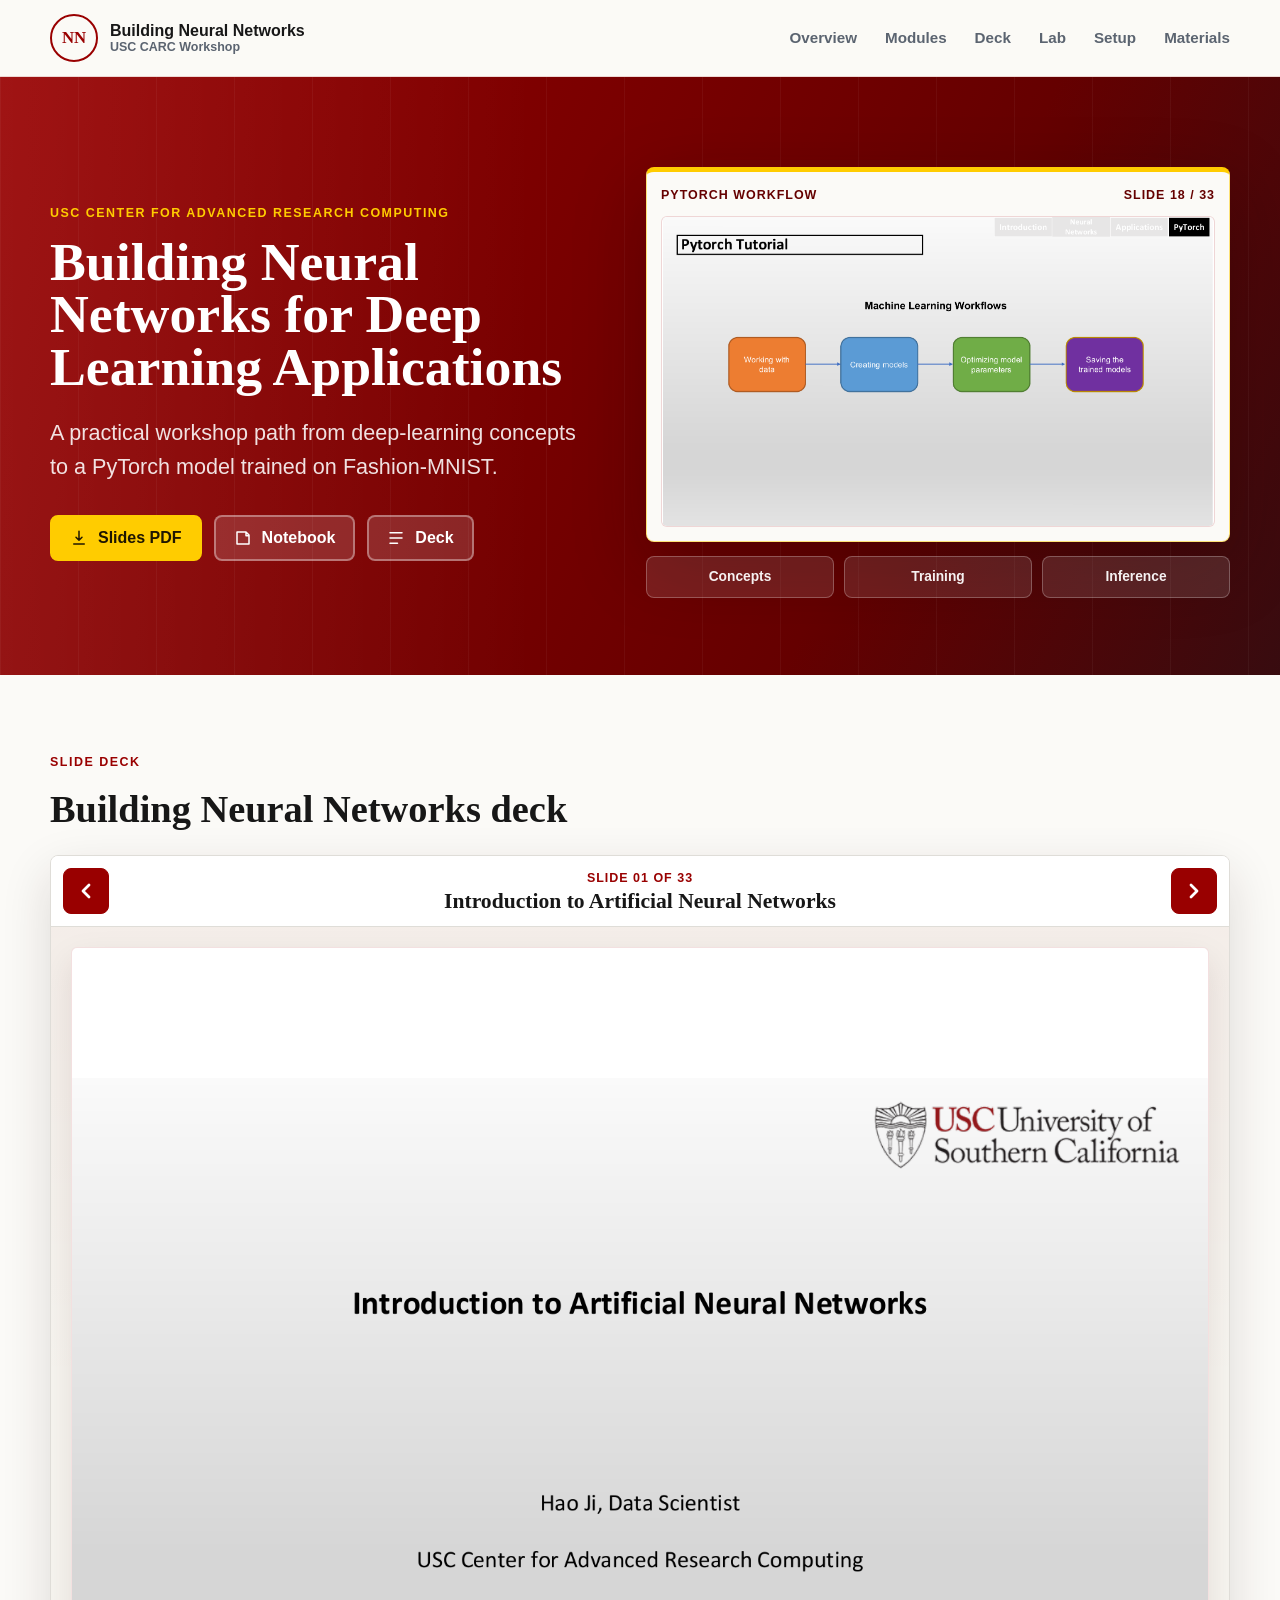
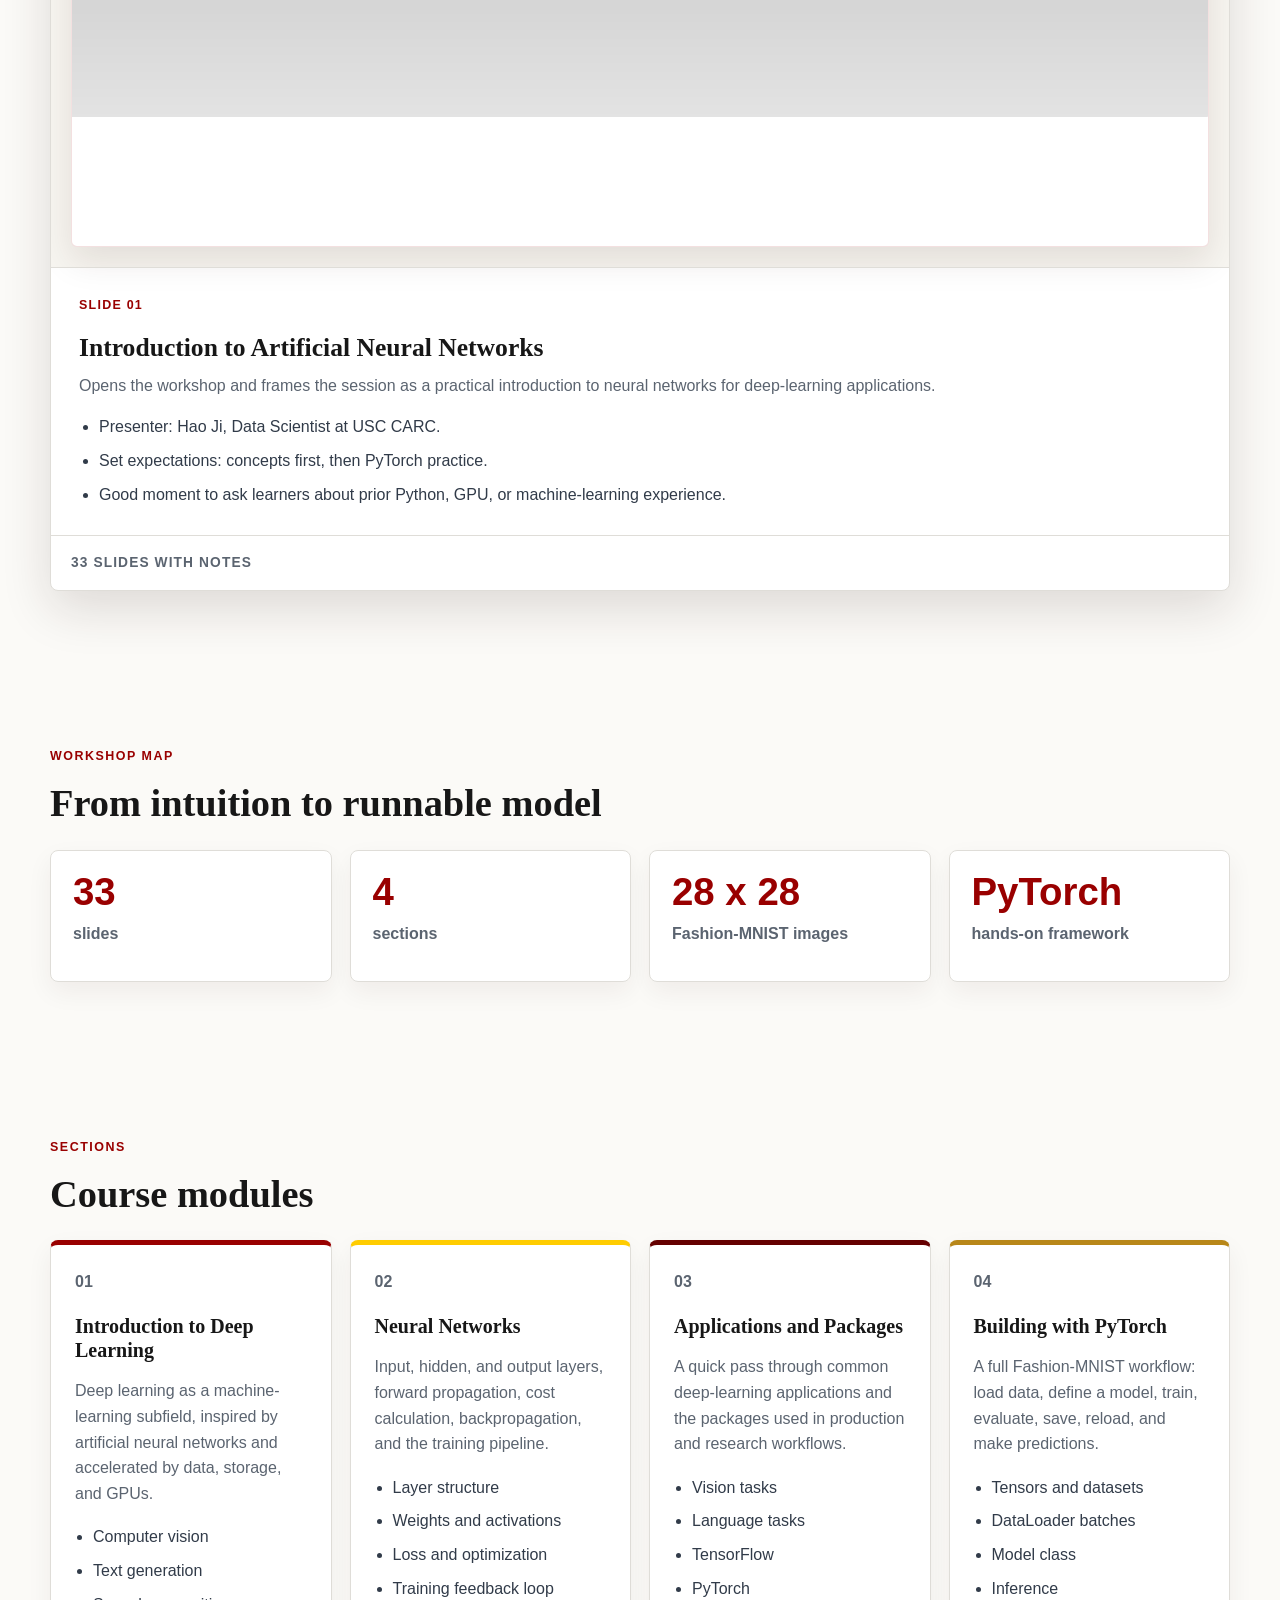
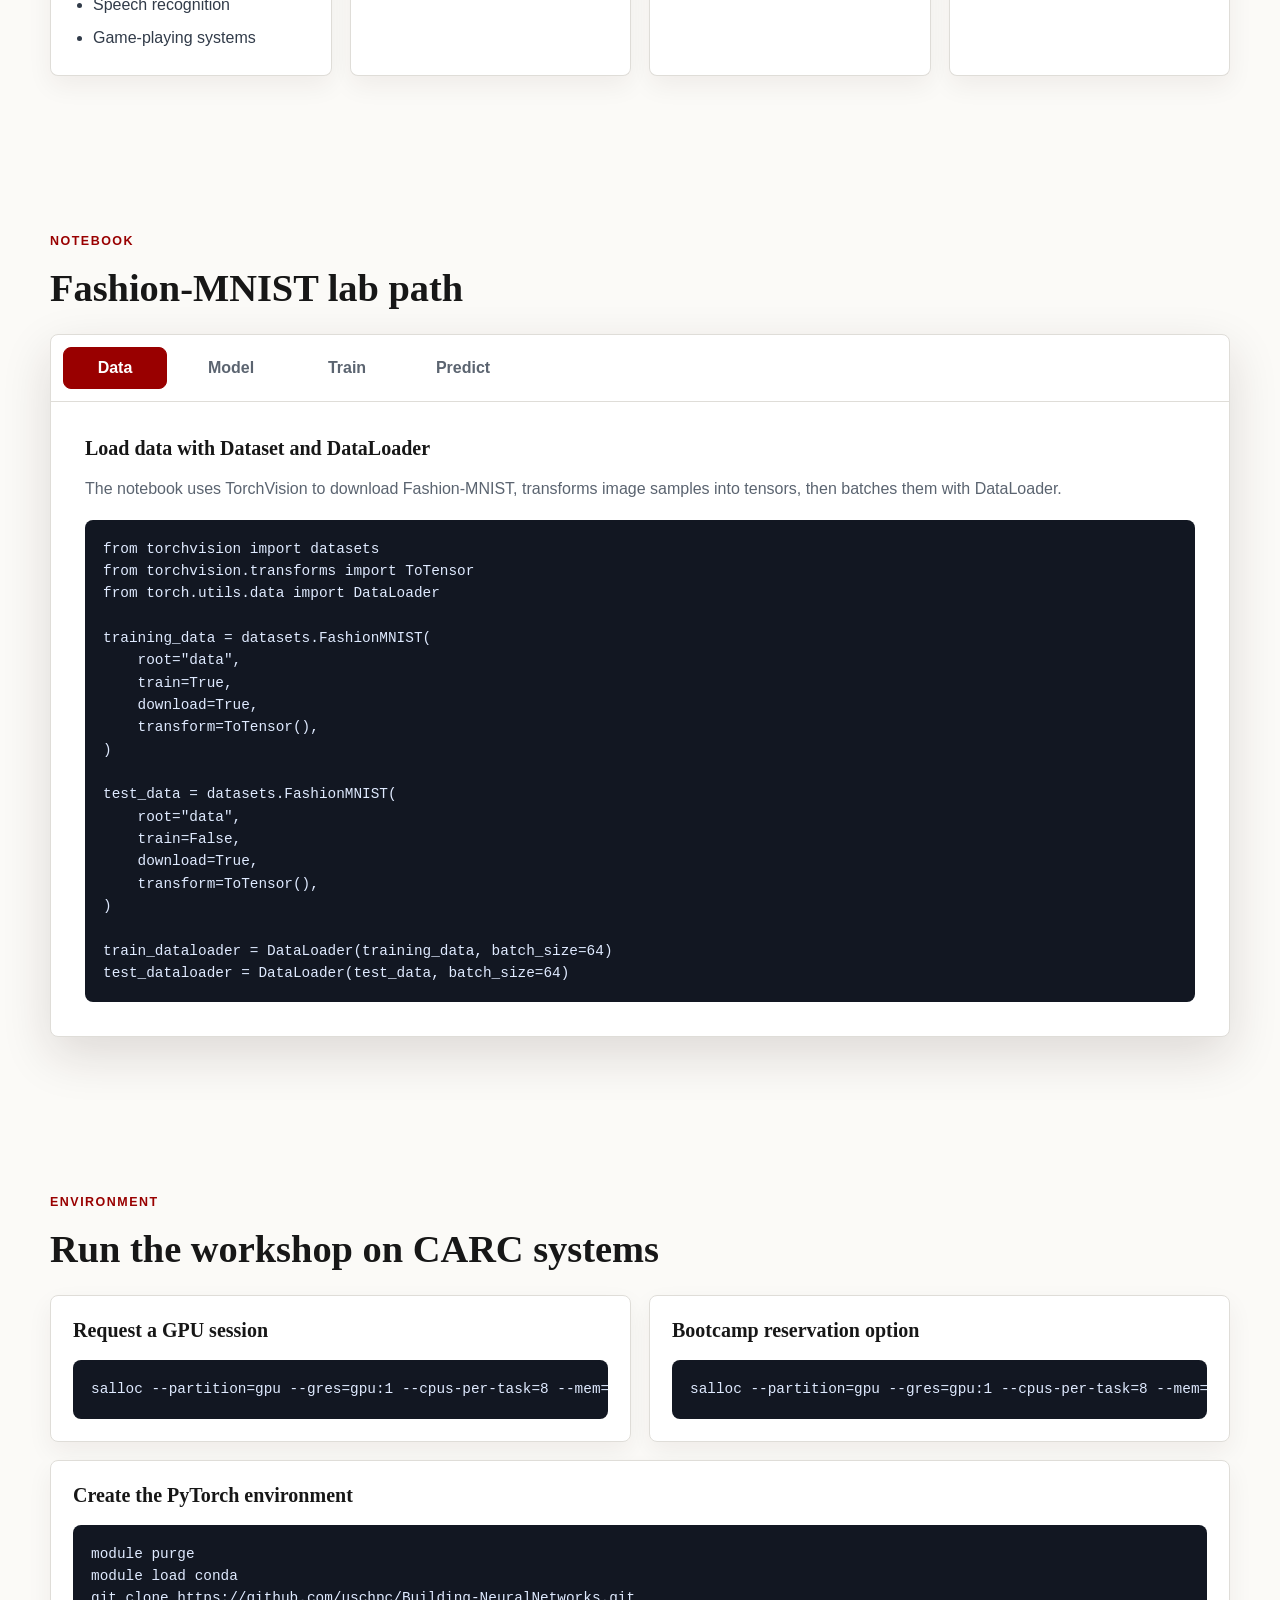
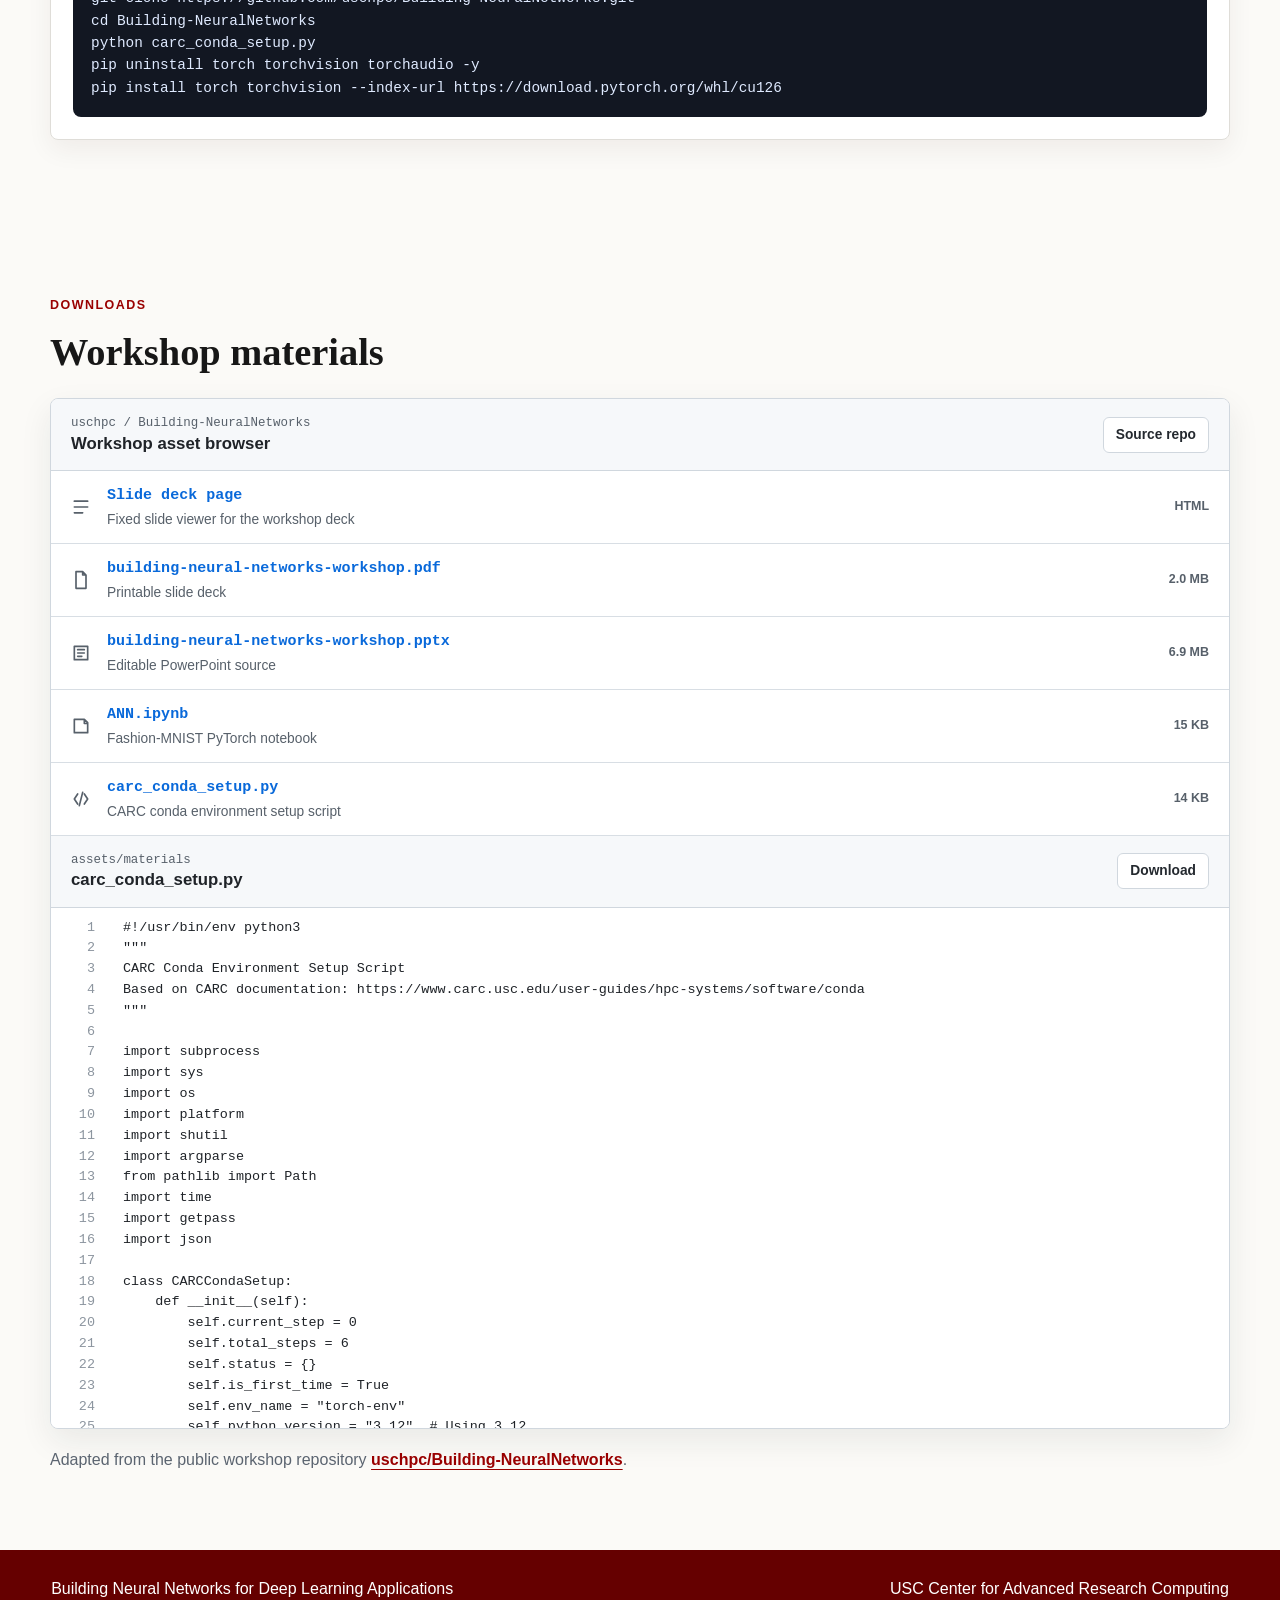
<file: index.html>
<!doctype html>
<html lang="en">
  <head>
    <meta charset="utf-8">
    <meta name="viewport" content="width=device-width, initial-scale=1">
    <meta
      name="description"
      content="Workshop site for Building Neural Networks for Deep Learning Applications, adapted from USC CARC course materials."
    >
    <title>Building Neural Networks</title>
    <link rel="stylesheet" href="assets/styles.css?v=20260828f">
  </head>
  <body>
    <header class="topbar">
      <a class="brand" href="#top" aria-label="Building Neural Networks home">
        <span class="brand-mark" aria-hidden="true">NN</span>
        <span>
          <strong>Building Neural Networks</strong>
          <small>USC CARC Workshop</small>
        </span>
      </a>
      <nav class="site-nav" aria-label="Primary navigation">
        <a href="#overview">Overview</a>
        <a href="#modules">Modules</a>
        <a href="#deck">Deck</a>
        <a href="#lab">Lab</a>
        <a href="#setup">Setup</a>
        <a href="#materials">Materials</a>
      </nav>
    </header>

    <main id="top">
      <section class="hero" aria-labelledby="hero-title">
        <div class="hero-content">
          <p class="eyebrow">USC Center for Advanced Research Computing</p>
          <h1 id="hero-title">Building Neural Networks for Deep Learning Applications</h1>
          <p class="hero-copy">
            A practical workshop path from deep-learning concepts to a PyTorch model
            trained on Fashion-MNIST.
          </p>
          <div class="hero-actions" aria-label="Primary material links">
            <a class="button primary" href="assets/materials/building-neural-networks-workshop.pdf">
              <svg aria-hidden="true" viewBox="0 0 24 24">
                <path d="M12 3v12m0 0 4-4m-4 4-4-4M5 20h14" />
              </svg>
              Slides PDF
            </a>
            <a class="button" href="assets/materials/ANN.ipynb">
              <svg aria-hidden="true" viewBox="0 0 24 24">
                <path d="M8 4h8l4 4v12H4V4h4Zm8 0v5h4" />
              </svg>
              Notebook
            </a>
            <a class="button" href="#deck">
              <svg aria-hidden="true" viewBox="0 0 24 24">
                <path d="M4 5h16M4 12h16M4 19h10" />
              </svg>
              Deck
            </a>
          </div>
        </div>
        <div class="hero-visual" aria-label="Workshop preview">
          <div class="hero-preview-card">
            <div class="hero-preview-meta">
              <span>PyTorch workflow</span>
              <span>Slide 18 / 33</span>
            </div>
            <img
              class="hero-image"
              src="assets/previews/slide-18.png"
              alt="Workshop slide showing the PyTorch machine-learning workflow."
              width="1867"
              height="1050"
            >
          </div>
          <div class="hero-preview-points" aria-label="Workshop milestones">
            <span>Concepts</span>
            <span>Training</span>
            <span>Inference</span>
          </div>
        </div>
      </section>

      <section class="home-deck-section" id="deck" aria-labelledby="home-deck-title">
        <div class="section-heading">
          <p class="eyebrow">Slide Deck</p>
          <h2 id="home-deck-title">Building Neural Networks deck</h2>
        </div>
        <article class="home-deck-viewer">
          <div class="deck-viewer-toolbar home-deck-toolbar" aria-label="Homepage slide navigation">
            <button class="deck-arrow" type="button" data-home-deck-prev aria-label="Previous slide">
              <svg aria-hidden="true" viewBox="0 0 24 24">
                <path d="m15 18-6-6 6-6" />
              </svg>
            </button>
            <div class="deck-viewer-status" aria-live="polite">
              <span data-home-deck-status>Slide 01 of 33</span>
              <strong data-home-deck-title>Introduction to Artificial Neural Networks</strong>
            </div>
            <button class="deck-arrow" type="button" data-home-deck-next aria-label="Next slide">
              <svg aria-hidden="true" viewBox="0 0 24 24">
                <path d="m9 18 6-6-6-6" />
              </svg>
            </button>
          </div>
          <figure class="home-deck-frame">
            <img
              src="assets/slides/building-neural-networks/slide-01.png"
              alt="Slide 1: Introduction to Artificial Neural Networks."
              loading="lazy"
              width="1600"
              height="900"
              data-home-deck-image
              data-slide-base="assets/slides/building-neural-networks"
            >
          </figure>
          <div class="home-deck-notes" data-home-deck-notes>
            <p class="slide-kicker" data-home-deck-kicker>Slide 01</p>
            <h3 data-home-deck-note-title>Introduction to Artificial Neural Networks</h3>
            <p data-home-deck-summary>
              Opens the workshop and frames the session as a practical
              introduction to neural networks for deep-learning applications.
            </p>
            <ul data-home-deck-points>
              <li>Presenter: Hao Ji, Data Scientist at USC CARC.</li>
              <li>Set expectations: concepts first, then PyTorch practice.</li>
              <li>Good moment to ask learners about prior Python, GPU, or machine-learning experience.</li>
            </ul>
          </div>
          <div class="home-deck-links">
            <span>33 slides with notes</span>
          </div>
        </article>
      </section>

      <section class="snapshot" id="overview" aria-labelledby="overview-title">
        <div class="section-heading">
          <p class="eyebrow">Workshop Map</p>
          <h2 id="overview-title">From intuition to runnable model</h2>
        </div>
        <div class="snapshot-grid">
          <article>
            <span class="metric">33</span>
            <span class="metric-label">slides</span>
          </article>
          <article>
            <span class="metric">4</span>
            <span class="metric-label">sections</span>
          </article>
          <article>
            <span class="metric">28 x 28</span>
            <span class="metric-label">Fashion-MNIST images</span>
          </article>
          <article>
            <span class="metric">PyTorch</span>
            <span class="metric-label">hands-on framework</span>
          </article>
        </div>
      </section>

      <section class="module-section" id="modules" aria-labelledby="modules-title">
        <div class="section-heading">
          <p class="eyebrow">Sections</p>
          <h2 id="modules-title">Course modules</h2>
        </div>
        <div class="module-grid">
          <article class="module-card">
            <p class="module-number">01</p>
            <h3>Introduction to Deep Learning</h3>
            <p>
              Deep learning as a machine-learning subfield, inspired by artificial
              neural networks and accelerated by data, storage, and GPUs.
            </p>
            <ul>
              <li>Computer vision</li>
              <li>Text generation</li>
              <li>Speech recognition</li>
              <li>Game-playing systems</li>
            </ul>
          </article>
          <article class="module-card">
            <p class="module-number">02</p>
            <h3>Neural Networks</h3>
            <p>
              Input, hidden, and output layers, forward propagation, cost
              calculation, backpropagation, and the training pipeline.
            </p>
            <ul>
              <li>Layer structure</li>
              <li>Weights and activations</li>
              <li>Loss and optimization</li>
              <li>Training feedback loop</li>
            </ul>
          </article>
          <article class="module-card">
            <p class="module-number">03</p>
            <h3>Applications and Packages</h3>
            <p>
              A quick pass through common deep-learning applications and the
              packages used in production and research workflows.
            </p>
            <ul>
              <li>Vision tasks</li>
              <li>Language tasks</li>
              <li>TensorFlow</li>
              <li>PyTorch</li>
            </ul>
          </article>
          <article class="module-card">
            <p class="module-number">04</p>
            <h3>Building with PyTorch</h3>
            <p>
              A full Fashion-MNIST workflow: load data, define a model, train,
              evaluate, save, reload, and make predictions.
            </p>
            <ul>
              <li>Tensors and datasets</li>
              <li>DataLoader batches</li>
              <li>Model class</li>
              <li>Inference</li>
            </ul>
          </article>
        </div>
      </section>

      <section class="lab-section" id="lab" aria-labelledby="lab-title">
        <div class="section-heading">
          <p class="eyebrow">Notebook</p>
          <h2 id="lab-title">Fashion-MNIST lab path</h2>
        </div>
        <div class="lab-layout">
          <div class="lab-tabs" role="tablist" aria-label="Notebook sections">
            <button class="tab-button active" type="button" role="tab" aria-selected="true" aria-controls="panel-data" id="tab-data" data-panel="panel-data">
              Data
            </button>
            <button class="tab-button" type="button" role="tab" aria-selected="false" aria-controls="panel-model" id="tab-model" data-panel="panel-model">
              Model
            </button>
            <button class="tab-button" type="button" role="tab" aria-selected="false" aria-controls="panel-train" id="tab-train" data-panel="panel-train">
              Train
            </button>
            <button class="tab-button" type="button" role="tab" aria-selected="false" aria-controls="panel-predict" id="tab-predict" data-panel="panel-predict">
              Predict
            </button>
          </div>

          <article class="lab-panel active" role="tabpanel" tabindex="0" id="panel-data" aria-labelledby="tab-data">
            <h3>Load data with Dataset and DataLoader</h3>
            <p>
              The notebook uses TorchVision to download Fashion-MNIST, transforms
              image samples into tensors, then batches them with DataLoader.
            </p>
            <pre><code>from torchvision import datasets
from torchvision.transforms import ToTensor
from torch.utils.data import DataLoader

training_data = datasets.FashionMNIST(
    root="data",
    train=True,
    download=True,
    transform=ToTensor(),
)

test_data = datasets.FashionMNIST(
    root="data",
    train=False,
    download=True,
    transform=ToTensor(),
)

train_dataloader = DataLoader(training_data, batch_size=64)
test_dataloader = DataLoader(test_data, batch_size=64)</code></pre>
          </article>

          <article class="lab-panel" role="tabpanel" tabindex="0" id="panel-model" aria-labelledby="tab-model" hidden>
            <h3>Define the neural network</h3>
            <p>
              The model flattens each 28 x 28 image and sends it through two
              ReLU hidden layers before producing ten logits.
            </p>
            <pre><code>from torch import nn

class NeuralNetwork(nn.Module):
    def __init__(self):
        super(NeuralNetwork, self).__init__()
        self.flatten = nn.Flatten()
        self.linear_relu_stack = nn.Sequential(
            nn.Linear(28 * 28, 512),
            nn.ReLU(),
            nn.Linear(512, 512),
            nn.ReLU(),
            nn.Linear(512, 10),
        )

    def forward(self, x):
        x = self.flatten(x)
        logits = self.linear_relu_stack(x)
        return logits</code></pre>
          </article>

          <article class="lab-panel" role="tabpanel" tabindex="0" id="panel-train" aria-labelledby="tab-train" hidden>
            <h3>Optimize model parameters</h3>
            <p>
              Cross-entropy loss and stochastic gradient descent power the
              training loop, with accuracy checked after each epoch.
            </p>
            <pre><code>loss_fn = nn.CrossEntropyLoss()
optimizer = torch.optim.SGD(model.parameters(), lr=1e-3)

def train(dataloader, model, loss_fn, optimizer):
    size = len(dataloader.dataset)
    model.train()
    for batch, (X, y) in enumerate(dataloader):
        X, y = X.to(device), y.to(device)
        pred = model(X)
        loss = loss_fn(pred, y)

        optimizer.zero_grad()
        loss.backward()
        optimizer.step()

        if batch % 100 == 0:
            current = batch * len(X)
            print(f"loss: {loss.item():&gt;7f} [{current:&gt;5d}/{size:&gt;5d}]")</code></pre>
          </article>

          <article class="lab-panel" role="tabpanel" tabindex="0" id="panel-predict" aria-labelledby="tab-predict" hidden>
            <h3>Save, load, and predict</h3>
            <p>
              After training, the notebook saves model weights, reloads the
              state dictionary, and maps the highest logit to a class label.
            </p>
            <pre><code>torch.save(model.state_dict(), "model.pth")

model = NeuralNetwork()
model.load_state_dict(torch.load("model.pth"))

classes = [
    "T-shirt/top", "Trouser", "Pullover", "Dress", "Coat",
    "Sandal", "Shirt", "Sneaker", "Bag", "Ankle boot",
]

model.eval()
x, y = test_data[0][0], test_data[0][1]
with torch.no_grad():
    pred = model(x)
    predicted = classes[pred[0].argmax(0)]
    actual = classes[y]
    print(f'Predicted: "{predicted}", Actual: "{actual}"')</code></pre>
          </article>
        </div>
      </section>

      <section class="setup-section" id="setup" aria-labelledby="setup-title">
        <div class="section-heading">
          <p class="eyebrow">Environment</p>
          <h2 id="setup-title">Run the workshop on CARC systems</h2>
        </div>
        <div class="setup-grid">
          <article class="setup-block">
            <h3>Request a GPU session</h3>
            <pre><code>salloc --partition=gpu --gres=gpu:1 --cpus-per-task=8 --mem=32GB --time=1:00:00</code></pre>
          </article>
          <article class="setup-block">
            <h3>Bootcamp reservation option</h3>
            <pre><code>salloc --partition=gpu --gres=gpu:1 --cpus-per-task=8 --mem=32GB --time=1:00:00 --reservation=bootcamp --account=hpcsuppt_613</code></pre>
          </article>
          <article class="setup-block wide">
            <h3>Create the PyTorch environment</h3>
            <pre><code>module purge
module load conda
git clone https://github.com/uschpc/Building-NeuralNetworks.git
cd Building-NeuralNetworks
python carc_conda_setup.py
pip uninstall torch torchvision torchaudio -y
pip install torch torchvision --index-url https://download.pytorch.org/whl/cu126</code></pre>
          </article>
        </div>
      </section>

      <section class="materials-section" id="materials" aria-labelledby="materials-title">
        <div class="section-heading">
          <p class="eyebrow">Downloads</p>
          <h2 id="materials-title">Workshop materials</h2>
        </div>
        <div class="github-materials" aria-label="Workshop repository materials">
          <div class="repo-header">
            <div>
              <p class="repo-path">uschpc / Building-NeuralNetworks</p>
              <h3>Workshop asset browser</h3>
            </div>
            <a class="repo-button" href="https://github.com/uschpc/Building-NeuralNetworks">Source repo</a>
          </div>

          <div class="repo-file-list" aria-label="Material files">
            <a class="repo-file" href="decks/building-neural-networks.html">
              <svg aria-hidden="true" viewBox="0 0 24 24">
                <path d="M4 5h16M4 12h16M4 19h10" />
              </svg>
              <span>
                <strong>Slide deck page</strong>
                <small>Fixed slide viewer for the workshop deck</small>
              </span>
              <em>HTML</em>
            </a>
            <a class="repo-file" href="assets/materials/building-neural-networks-workshop.pdf">
              <svg aria-hidden="true" viewBox="0 0 24 24">
                <path d="M14 2H6v20h12V6zM14 2v4h4" />
              </svg>
              <span>
                <strong>building-neural-networks-workshop.pdf</strong>
                <small>Printable slide deck</small>
              </span>
              <em>2.0 MB</em>
            </a>
            <a class="repo-file" href="assets/materials/building-neural-networks-workshop.pptx">
              <svg aria-hidden="true" viewBox="0 0 24 24">
                <path d="M4 4h16v16H4zM8 8h8M8 12h8M8 16h5" />
              </svg>
              <span>
                <strong>building-neural-networks-workshop.pptx</strong>
                <small>Editable PowerPoint source</small>
              </span>
              <em>6.9 MB</em>
            </a>
            <a class="repo-file" href="assets/materials/ANN.ipynb">
              <svg aria-hidden="true" viewBox="0 0 24 24">
                <path d="M8 4h8l4 4v12H4V4h4Zm8 0v5h4" />
              </svg>
              <span>
                <strong>ANN.ipynb</strong>
                <small>Fashion-MNIST PyTorch notebook</small>
              </span>
              <em>15 KB</em>
            </a>
            <a class="repo-file" href="assets/materials/carc_conda_setup.py">
              <svg aria-hidden="true" viewBox="0 0 24 24">
                <path d="m8 18-4-6 4-6M16 6l4 6-4 6M14 4l-4 16" />
              </svg>
              <span>
                <strong>carc_conda_setup.py</strong>
                <small>CARC conda environment setup script</small>
              </span>
              <em>14 KB</em>
            </a>
          </div>

          <article class="script-viewer" aria-labelledby="script-viewer-title">
            <div class="script-viewer-header">
              <div>
                <p class="repo-path">assets/materials</p>
                <h3 id="script-viewer-title">carc_conda_setup.py</h3>
              </div>
              <a class="repo-button" href="assets/materials/carc_conda_setup.py">Download</a>
            </div>
            <pre class="script-code"><code data-script-preview data-script-src="assets/materials/carc_conda_setup.py">Loading script preview...</code></pre>
          </article>
        </div>
        <p class="source-note">
          Adapted from the public workshop repository
          <a href="https://github.com/uschpc/Building-NeuralNetworks">uschpc/Building-NeuralNetworks</a>.
        </p>
      </section>
    </main>

    <footer>
      <p>Building Neural Networks for Deep Learning Applications</p>
      <p>USC Center for Advanced Research Computing</p>
    </footer>

    <script src="assets/site.js?v=20260828f"></script>
  </body>
</html>
</file>
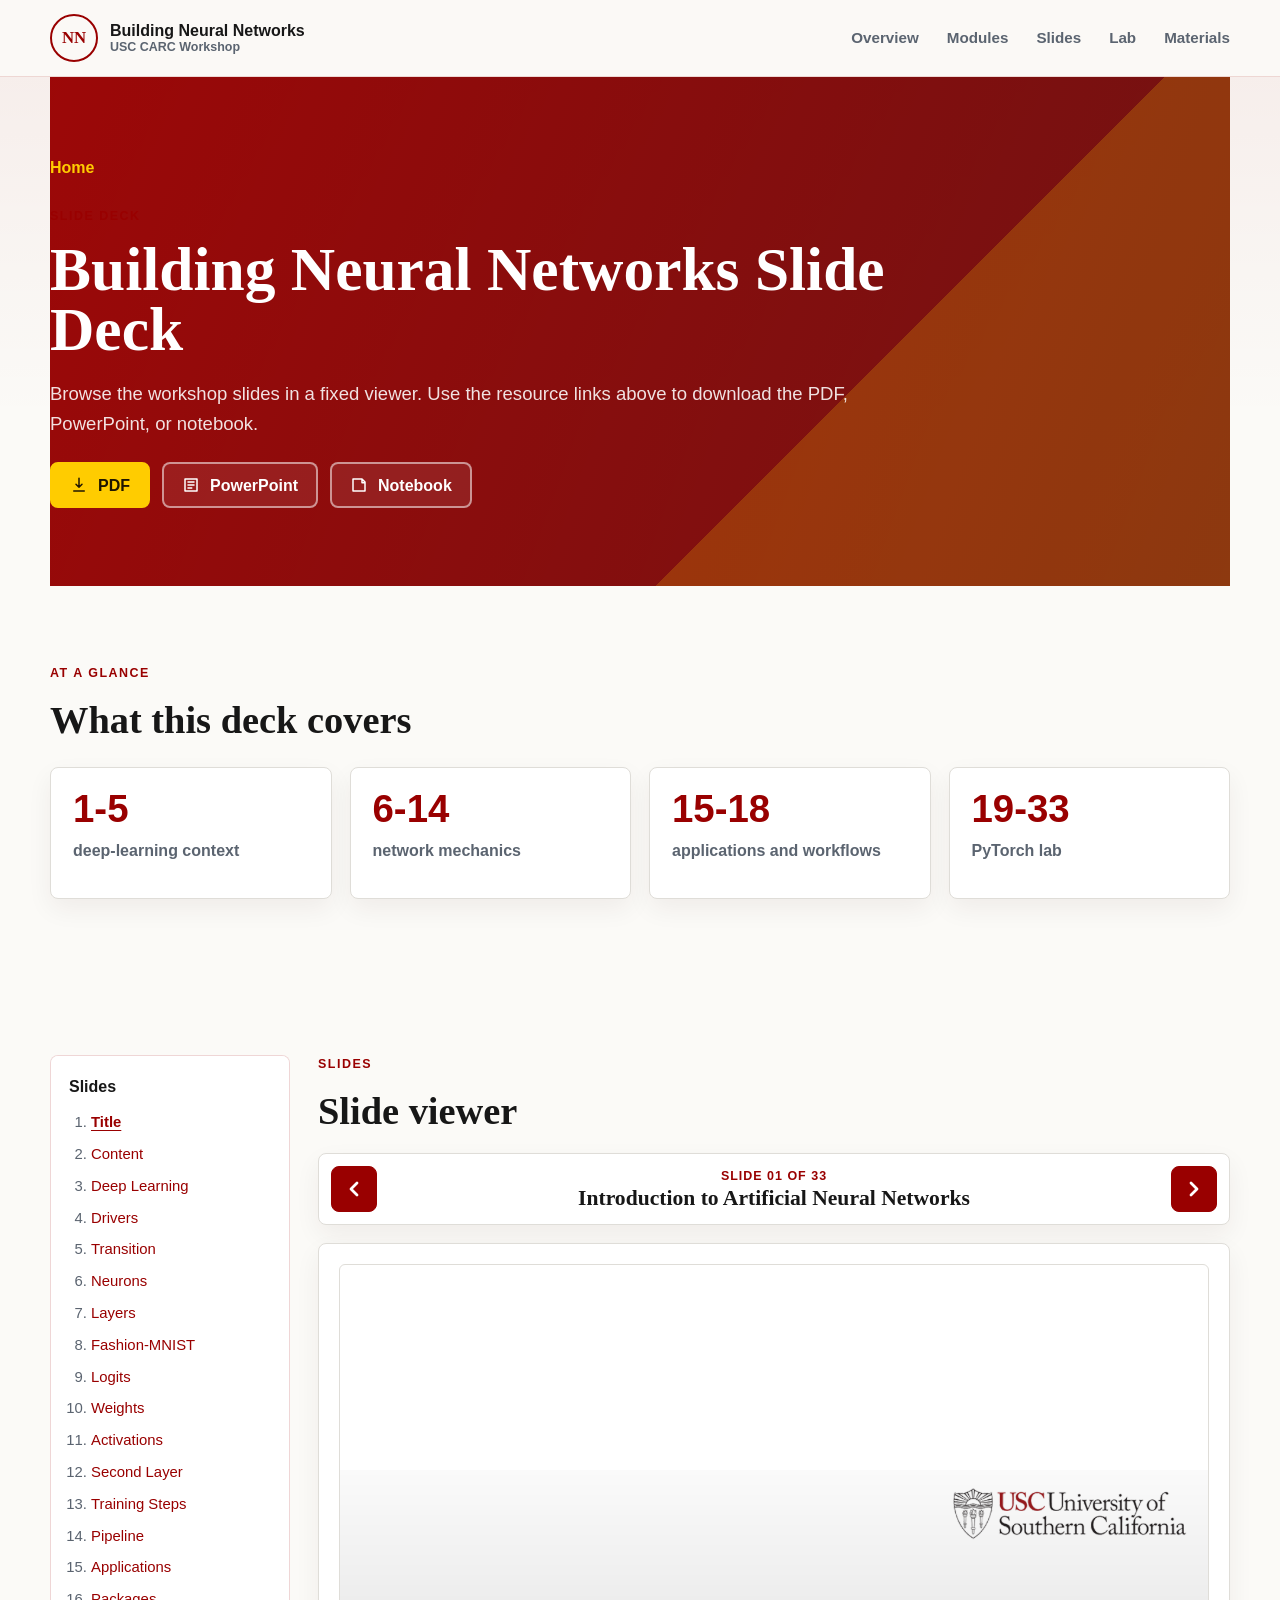
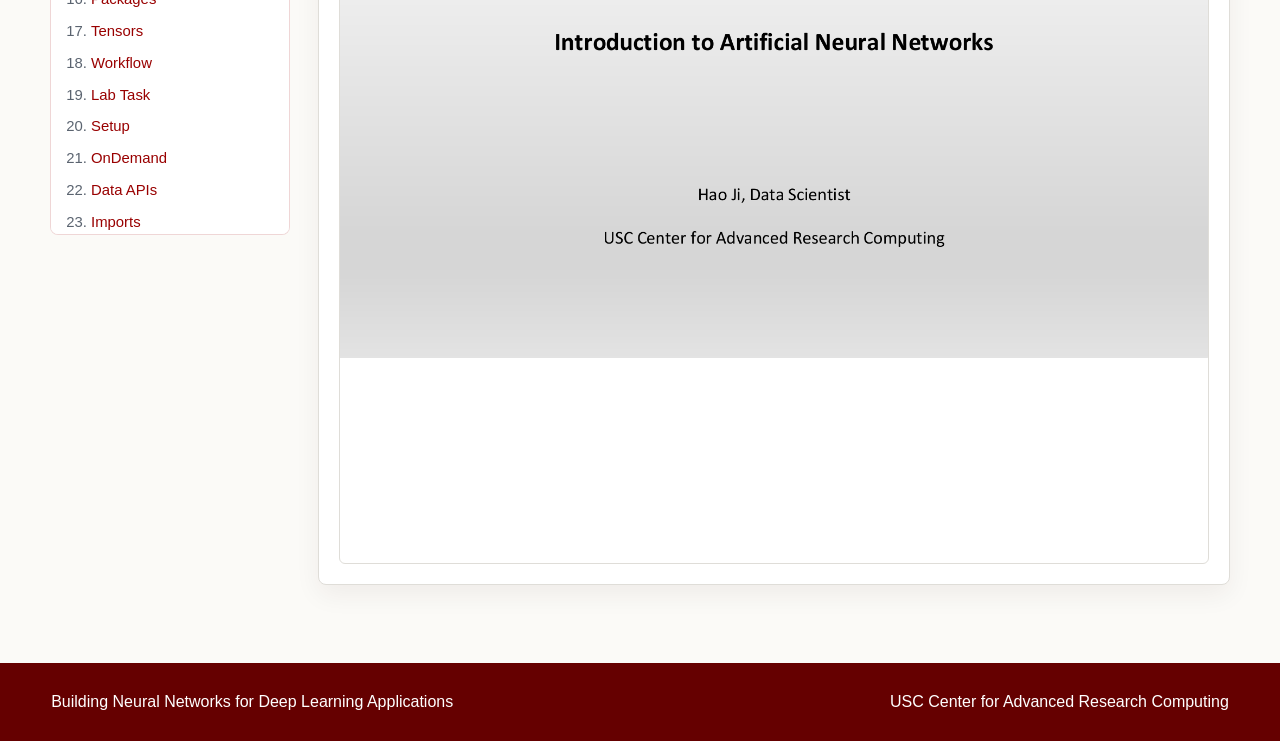
<file: decks/building-neural-networks.html>
<!doctype html>
<html lang="en">
  <head>
    <meta charset="utf-8">
    <meta name="viewport" content="width=device-width, initial-scale=1">
    <meta
      name="description"
      content="Slide viewer for the Building Neural Networks for Deep Learning Applications workshop."
    >
    <title>Slide Deck | Building Neural Networks</title>
    <link rel="stylesheet" href="../assets/styles.css?v=20260828f">
  </head>
  <body class="docs-page">
    <header class="topbar">
      <a class="brand" href="../index.html" aria-label="Building Neural Networks home">
        <span class="brand-mark" aria-hidden="true">NN</span>
        <span>
          <strong>Building Neural Networks</strong>
          <small>USC CARC Workshop</small>
        </span>
      </a>
      <nav class="site-nav" aria-label="Primary navigation">
        <a href="../index.html#overview">Overview</a>
        <a href="../index.html#modules">Modules</a>
        <a href="#slides">Slides</a>
        <a href="../index.html#lab">Lab</a>
        <a href="../index.html#materials">Materials</a>
      </nav>
    </header>

    <main>
      <section class="doc-hero" aria-labelledby="doc-title">
        <a class="breadcrumb" href="../index.html">Home</a>
        <p class="eyebrow">Slide Deck</p>
        <h1 id="doc-title">Building Neural Networks Slide Deck</h1>
        <p class="doc-intro">
          Browse the workshop slides in a fixed viewer. Use the resource links
          above to download the PDF, PowerPoint, or notebook.
        </p>
        <div class="deck-actions" aria-label="Deck resources">
          <a class="button on-light primary" href="../assets/materials/building-neural-networks-workshop.pdf">
            <svg aria-hidden="true" viewBox="0 0 24 24">
              <path d="M12 3v12m0 0 4-4m-4 4-4-4M5 20h14" />
            </svg>
            PDF
          </a>
          <a class="button on-light" href="../assets/materials/building-neural-networks-workshop.pptx">
            <svg aria-hidden="true" viewBox="0 0 24 24">
              <path d="M4 4h16v16H4zM8 8h8M8 12h8M8 16h5" />
            </svg>
            PowerPoint
          </a>
          <a class="button on-light" href="../assets/materials/ANN.ipynb">
            <svg aria-hidden="true" viewBox="0 0 24 24">
              <path d="M8 4h8l4 4v12H4V4h4Zm8 0v5h4" />
            </svg>
            Notebook
          </a>
        </div>
      </section>

      <section class="deck-summary" aria-labelledby="deck-summary-title">
        <div class="section-heading">
          <p class="eyebrow">At A Glance</p>
          <h2 id="deck-summary-title">What this deck covers</h2>
        </div>
        <div class="snapshot-grid">
          <article>
            <span class="metric">1-5</span>
            <span class="metric-label">deep-learning context</span>
          </article>
          <article>
            <span class="metric">6-14</span>
            <span class="metric-label">network mechanics</span>
          </article>
          <article>
            <span class="metric">15-18</span>
            <span class="metric-label">applications and workflows</span>
          </article>
          <article>
            <span class="metric">19-33</span>
            <span class="metric-label">PyTorch lab</span>
          </article>
        </div>
      </section>

      <section class="deck-shell" id="slides" aria-labelledby="slides-title">
        <aside class="deck-toc" aria-label="Slide table of contents">
          <p class="toc-title">Slides</p>
          <ol class="toc-list">
            <li><a href="#slide-01">Title</a></li>
            <li><a href="#slide-02">Content</a></li>
            <li><a href="#slide-03">Deep Learning</a></li>
            <li><a href="#slide-04">Drivers</a></li>
            <li><a href="#slide-05">Transition</a></li>
            <li><a href="#slide-06">Neurons</a></li>
            <li><a href="#slide-07">Layers</a></li>
            <li><a href="#slide-08">Fashion-MNIST</a></li>
            <li><a href="#slide-09">Logits</a></li>
            <li><a href="#slide-10">Weights</a></li>
            <li><a href="#slide-11">Activations</a></li>
            <li><a href="#slide-12">Second Layer</a></li>
            <li><a href="#slide-13">Training Steps</a></li>
            <li><a href="#slide-14">Pipeline</a></li>
            <li><a href="#slide-15">Applications</a></li>
            <li><a href="#slide-16">Packages</a></li>
            <li><a href="#slide-17">Tensors</a></li>
            <li><a href="#slide-18">Workflow</a></li>
            <li><a href="#slide-19">Lab Task</a></li>
            <li><a href="#slide-20">Setup</a></li>
            <li><a href="#slide-21">OnDemand</a></li>
            <li><a href="#slide-22">Data APIs</a></li>
            <li><a href="#slide-23">Imports</a></li>
            <li><a href="#slide-24">Datasets</a></li>
            <li><a href="#slide-25">DataLoader</a></li>
            <li><a href="#slide-26">Model</a></li>
            <li><a href="#slide-27">Optimizer</a></li>
            <li><a href="#slide-28">Train Function</a></li>
            <li><a href="#slide-29">Test Function</a></li>
            <li><a href="#slide-30">Epochs</a></li>
            <li><a href="#slide-31">Save</a></li>
            <li><a href="#slide-32">Load</a></li>
            <li><a href="#slide-33">Predict</a></li>
          </ol>
        </aside>

        <div class="slide-docs">
          <div class="section-heading slide-doc-heading">
            <p class="eyebrow">Slides</p>
            <h2 id="slides-title">Slide viewer</h2>
          </div>

          <div class="deck-viewer-toolbar" aria-label="Slide navigation">
            <button class="deck-arrow" type="button" data-slide-prev aria-label="Previous slide">
              <svg aria-hidden="true" viewBox="0 0 24 24">
                <path d="m15 18-6-6 6-6" />
              </svg>
            </button>
            <div class="deck-viewer-status" aria-live="polite">
              <span data-slide-status>Slide 01 of 33</span>
              <strong data-slide-title>Introduction to Artificial Neural Networks</strong>
            </div>
            <button class="deck-arrow" type="button" data-slide-next aria-label="Next slide">
              <svg aria-hidden="true" viewBox="0 0 24 24">
                <path d="m9 18 6-6-6-6" />
              </svg>
            </button>
          </div>

          <article class="slide-doc slide-only" id="slide-01" data-slide-title="Introduction to Artificial Neural Networks">
            <figure class="slide-visual">
              <img src="../assets/slides/building-neural-networks/slide-01.png" alt="Slide 1: Introduction to Artificial Neural Networks." loading="lazy" width="1600" height="900">
            </figure>
          </article>

          <article class="slide-doc slide-only" id="slide-02" data-slide-title="Workshop Content">
            <figure class="slide-visual">
              <img src="../assets/slides/building-neural-networks/slide-02.png" alt="Slide 2: Content outline." loading="lazy" width="1600" height="900">
            </figure>
          </article>

          <article class="slide-doc slide-only" id="slide-03" data-slide-title="Deep Learning In Context">
            <figure class="slide-visual">
              <img src="../assets/slides/building-neural-networks/slide-03.png" alt="Slide 3: Introduction to deep learning and common applications." loading="lazy" width="1600" height="900">
            </figure>
          </article>

          <article class="slide-doc slide-only" id="slide-04" data-slide-title="Why Deep Learning Grew Quickly">
            <figure class="slide-visual">
              <img src="../assets/slides/building-neural-networks/slide-04.png" alt="Slide 4: Recent drivers of deep learning." loading="lazy" width="1600" height="900">
            </figure>
          </article>

          <article class="slide-doc slide-only" id="slide-05" data-slide-title="Transition To Neural Networks">
            <figure class="slide-visual">
              <img src="../assets/slides/building-neural-networks/slide-05.png" alt="Slide 5: Introduction to deep learning transition visual." loading="lazy" width="1600" height="900">
            </figure>
          </article>

          <article class="slide-doc slide-only" id="slide-06" data-slide-title="Biological And Artificial Neurons">
            <figure class="slide-visual">
              <img src="../assets/slides/building-neural-networks/slide-06.png" alt="Slide 6: Biological neuron and artificial neural network comparison." loading="lazy" width="1600" height="900">
            </figure>
          </article>

          <article class="slide-doc slide-only" id="slide-07" data-slide-title="Input, Hidden, And Output Layers">
            <figure class="slide-visual">
              <img src="../assets/slides/building-neural-networks/slide-07.png" alt="Slide 7: Input, hidden, and output layers." loading="lazy" width="1600" height="900">
            </figure>
          </article>

          <article class="slide-doc slide-only" id="slide-08" data-slide-title="Fashion-MNIST Classification Task">
            <figure class="slide-visual">
              <img src="../assets/slides/building-neural-networks/slide-08.png" alt="Slide 8: Fashion-MNIST classification task." loading="lazy" width="1600" height="900">
            </figure>
          </article>

          <article class="slide-doc slide-only" id="slide-09" data-slide-title="Inputs And Logits">
            <figure class="slide-visual">
              <img src="../assets/slides/building-neural-networks/slide-09.png" alt="Slide 9: Input shape and logits." loading="lazy" width="1600" height="900">
            </figure>
          </article>

          <article class="slide-doc slide-only" id="slide-10" data-slide-title="Weights, Bias, And ReLU">
            <figure class="slide-visual">
              <img src="../assets/slides/building-neural-networks/slide-10.png" alt="Slide 10: Weighted sum and ReLU activation example." loading="lazy" width="1600" height="900">
            </figure>
          </article>

          <article class="slide-doc slide-only" id="slide-11" data-slide-title="Activation Calculation Review">
            <figure class="slide-visual">
              <img src="../assets/slides/building-neural-networks/slide-11.png" alt="Slide 11: Activation calculation review." loading="lazy" width="1600" height="900">
            </figure>
          </article>

          <article class="slide-doc slide-only" id="slide-12" data-slide-title="Moving Activations Forward">
            <figure class="slide-visual">
              <img src="../assets/slides/building-neural-networks/slide-12.png" alt="Slide 12: Second-layer weighted sum and activation." loading="lazy" width="1600" height="900">
            </figure>
          </article>

          <article class="slide-doc slide-only" id="slide-13" data-slide-title="Three Training Steps">
            <figure class="slide-visual">
              <img src="../assets/slides/building-neural-networks/slide-13.png" alt="Slide 13: Three steps to training a neural network." loading="lazy" width="1600" height="900">
            </figure>
          </article>

          <article class="slide-doc slide-only" id="slide-14" data-slide-title="Training Pipeline">
            <figure class="slide-visual">
              <img src="../assets/slides/building-neural-networks/slide-14.png" alt="Slide 14: Training pipeline." loading="lazy" width="1600" height="900">
            </figure>
          </article>

          <article class="slide-doc slide-only" id="slide-15" data-slide-title="Deep Learning Applications">
            <figure class="slide-visual">
              <img src="../assets/slides/building-neural-networks/slide-15.png" alt="Slide 15: Deep learning applications." loading="lazy" width="1600" height="900">
            </figure>
          </article>

          <article class="slide-doc slide-only" id="slide-16" data-slide-title="Neural-Network Packages">
            <figure class="slide-visual">
              <img src="../assets/slides/building-neural-networks/slide-16.png" alt="Slide 16: Neural network packages from Facebook and Google." loading="lazy" width="1600" height="900">
            </figure>
          </article>

          <article class="slide-doc slide-only" id="slide-17" data-slide-title="PyTorch Tensors">
            <figure class="slide-visual">
              <img src="../assets/slides/building-neural-networks/slide-17.png" alt="Slide 17: PyTorch tensors." loading="lazy" width="1600" height="900">
            </figure>
          </article>

          <article class="slide-doc slide-only" id="slide-18" data-slide-title="PyTorch Workflow">
            <figure class="slide-visual">
              <img src="../assets/slides/building-neural-networks/slide-18.png" alt="Slide 18: PyTorch machine-learning workflow." loading="lazy" width="1600" height="900">
            </figure>
          </article>

          <article class="slide-doc slide-only" id="slide-19" data-slide-title="Lab Task Restated">
            <figure class="slide-visual">
              <img src="../assets/slides/building-neural-networks/slide-19.png" alt="Slide 19: Fashion-MNIST PyTorch tutorial task." loading="lazy" width="1600" height="900">
            </figure>
          </article>

          <article class="slide-doc slide-only" id="slide-20" data-slide-title="Anaconda And Jupyter Setup">
            <figure class="slide-visual">
              <img src="../assets/slides/building-neural-networks/slide-20.png" alt="Slide 20: Anaconda and Jupyter Kernel setup." loading="lazy" width="1600" height="900">
            </figure>
          </article>

          <article class="slide-doc slide-only" id="slide-21" data-slide-title="CARC OnDemand">
            <figure class="slide-visual">
              <img src="../assets/slides/building-neural-networks/slide-21.png" alt="Slide 21: CARC OnDemand." loading="lazy" width="1600" height="900">
            </figure>
          </article>

          <article class="slide-doc slide-only" id="slide-22" data-slide-title="Working With Data">
            <figure class="slide-visual">
              <img src="../assets/slides/building-neural-networks/slide-22.png" alt="Slide 22: TorchVision datasets and DataLoader." loading="lazy" width="1600" height="900">
            </figure>
          </article>

          <article class="slide-doc slide-only" id="slide-23" data-slide-title="Import Required Modules">
            <figure class="slide-visual">
              <img src="../assets/slides/building-neural-networks/slide-23.png" alt="Slide 23: Importing modules for training and test datasets." loading="lazy" width="1600" height="900">
            </figure>
          </article>

          <article class="slide-doc slide-only" id="slide-24" data-slide-title="Define Training And Test Datasets">
            <figure class="slide-visual">
              <img src="../assets/slides/building-neural-networks/slide-24.png" alt="Slide 24: Defining training and test datasets." loading="lazy" width="1600" height="900">
            </figure>
          </article>

          <article class="slide-doc slide-only" id="slide-25" data-slide-title="Define DataLoaders">
            <figure class="slide-visual">
              <img src="../assets/slides/building-neural-networks/slide-25.png" alt="Slide 25: Defining DataLoader." loading="lazy" width="1600" height="900">
            </figure>
          </article>

          <article class="slide-doc slide-only" id="slide-26" data-slide-title="Create The Model">
            <figure class="slide-visual">
              <img src="../assets/slides/building-neural-networks/slide-26.png" alt="Slide 26: Creating neural network models and checking GPU availability." loading="lazy" width="1600" height="900">
            </figure>
          </article>

          <article class="slide-doc slide-only" id="slide-27" data-slide-title="Choose Loss And Optimizer">
            <figure class="slide-visual">
              <img src="../assets/slides/building-neural-networks/slide-27.png" alt="Slide 27: Optimizing model parameters." loading="lazy" width="1600" height="900">
            </figure>
          </article>

          <article class="slide-doc slide-only" id="slide-28" data-slide-title="Define The Training Function">
            <figure class="slide-visual">
              <img src="../assets/slides/building-neural-networks/slide-28.png" alt="Slide 28: Defining training loop." loading="lazy" width="1600" height="900">
            </figure>
          </article>

          <article class="slide-doc slide-only" id="slide-29" data-slide-title="Evaluate On Test Data">
            <figure class="slide-visual">
              <img src="../assets/slides/building-neural-networks/slide-29.png" alt="Slide 29: Defining test dataset or test function." loading="lazy" width="1600" height="900">
            </figure>
          </article>

          <article class="slide-doc slide-only" id="slide-30" data-slide-title="Run The Epoch Loop">
            <figure class="slide-visual">
              <img src="../assets/slides/building-neural-networks/slide-30.png" alt="Slide 30: Training loop over epochs." loading="lazy" width="1600" height="900">
            </figure>
          </article>

          <article class="slide-doc slide-only" id="slide-31" data-slide-title="Save Model Weights">
            <figure class="slide-visual">
              <img src="../assets/slides/building-neural-networks/slide-31.png" alt="Slide 31: Saving models." loading="lazy" width="1600" height="900">
            </figure>
          </article>

          <article class="slide-doc slide-only" id="slide-32" data-slide-title="Load Model Weights">
            <figure class="slide-visual">
              <img src="../assets/slides/building-neural-networks/slide-32.png" alt="Slide 32: Loading models." loading="lazy" width="1600" height="900">
            </figure>
          </article>

          <article class="slide-doc slide-only" id="slide-33" data-slide-title="Make A Prediction">
            <figure class="slide-visual">
              <img src="../assets/slides/building-neural-networks/slide-33.png" alt="Slide 33: Making predictions." loading="lazy" width="1600" height="900">
            </figure>
          </article>
        </div>
      </section>
    </main>

    <footer>
      <p>Building Neural Networks for Deep Learning Applications</p>
      <p>USC Center for Advanced Research Computing</p>
    </footer>

    <script src="../assets/site.js?v=20260828f"></script>
  </body>
</html>
</file>
<file: assets/styles.css>
:root {
  --usc-cardinal: #990000;
  --usc-cardinal-dark: #650000;
  --usc-gold: #ffcc00;
  --ink: #171717;
  --muted: #5b6470;
  --paper: #fbfaf7;
  --soft: #f2f4f7;
  --surface: #ffffff;
  --line: #dfddd8;
  --blue: #990000;
  --blue-dark: #650000;
  --green: #990000;
  --red: #b64255;
  --gold: #b88719;
  --shadow: 0 18px 50px rgba(40, 20, 20, 0.14);
  --max: 1180px;
}

* {
  box-sizing: border-box;
}

html {
  scroll-behavior: smooth;
  scroll-padding-top: 92px;
}

body {
  margin: 0;
  color: var(--ink);
  background:
    linear-gradient(180deg, rgba(255, 204, 0, 0.06), transparent 360px),
    var(--paper);
  font-family: Arial, Helvetica, sans-serif;
  line-height: 1.6;
}

a {
  color: var(--usc-cardinal);
  text-decoration-thickness: 0.08em;
  text-underline-offset: 0.22em;
}

a:hover {
  color: var(--usc-cardinal-dark);
}

img {
  display: block;
  max-width: 100%;
}

.topbar {
  position: sticky;
  top: 0;
  z-index: 20;
  display: flex;
  align-items: center;
  justify-content: space-between;
  min-height: 72px;
  padding: 14px max(1rem, calc((100vw - var(--max)) / 2));
  background: rgba(251, 250, 247, 0.94);
  border-bottom: 1px solid rgba(153, 0, 0, 0.14);
  backdrop-filter: blur(16px);
}

.brand {
  display: inline-flex;
  align-items: center;
  gap: 12px;
  color: var(--ink);
  font-weight: 800;
  text-decoration: none;
}

.brand strong,
.brand small {
  display: block;
  line-height: 1.15;
}

.brand small {
  color: var(--muted);
  font-size: 0.78rem;
}

.brand-mark {
  display: grid;
  width: 48px;
  height: 48px;
  place-items: center;
  color: var(--usc-cardinal);
  background: transparent;
  border: 2px solid var(--usc-cardinal);
  border-radius: 50%;
  font-family: Georgia, "Times New Roman", serif;
  font-size: 1.05rem;
  font-weight: 800;
  letter-spacing: 0;
}

.site-nav {
  display: flex;
  align-items: center;
  gap: clamp(12px, 2.4vw, 28px);
  color: var(--muted);
  font-size: 0.95rem;
  font-weight: 700;
}

.site-nav a {
  color: inherit;
  text-decoration: none;
}

.site-nav a:hover,
.site-nav a:focus-visible {
  color: var(--blue);
}

.hero {
  position: relative;
  min-height: auto;
  display: grid;
  grid-template-columns: minmax(0, 0.82fr) minmax(340px, 0.9fr);
  align-items: center;
  gap: clamp(2rem, 5vw, 4.5rem);
  padding: clamp(3.2rem, 7vw, 5.6rem) max(1rem, calc((100vw - var(--max)) / 2)) clamp(3rem, 6vw, 4.8rem);
  overflow: hidden;
  color: #ffffff;
  width: 100%;
  background:
    linear-gradient(115deg, rgba(153, 0, 0, 0.98), rgba(101, 0, 0, 0.96) 68%, rgba(54, 12, 16, 0.96)),
    var(--usc-cardinal-dark);
}

.hero::after {
  position: absolute;
  inset: 0;
  background:
    linear-gradient(90deg, rgba(255, 255, 255, 0.08), transparent 42%),
    repeating-linear-gradient(
      90deg,
      rgba(255, 255, 255, 0.045) 0 1px,
      transparent 1px 78px
    );
  content: "";
  pointer-events: none;
}

.hero-image {
  width: 100%;
  height: auto;
  aspect-ratio: 16 / 9;
  object-fit: contain;
  background: #ffffff;
  border: 1px solid rgba(153, 0, 0, 0.16);
  border-radius: 6px;
}

.hero-content {
  position: relative;
  z-index: 1;
  width: auto;
  max-width: 560px;
  padding: 0;
}

.hero-visual {
  position: relative;
  z-index: 1;
  display: flex;
  flex-direction: column;
  justify-content: center;
  justify-self: end;
  width: min(100%, 610px);
  gap: 14px;
}

.hero-preview-card {
  padding: 14px;
  background: var(--paper);
  border: 1px solid rgba(255, 204, 0, 0.52);
  border-top: 5px solid var(--usc-gold);
  border-radius: 8px;
  box-shadow: 0 24px 70px rgba(24, 0, 0, 0.26);
}

.hero-preview-meta {
  display: flex;
  align-items: center;
  justify-content: space-between;
  gap: 16px;
  margin-bottom: 10px;
  color: var(--usc-cardinal-dark);
  font-size: 0.78rem;
  font-weight: 900;
  letter-spacing: 0.08em;
  text-transform: uppercase;
}

.hero-preview-points {
  display: grid;
  grid-template-columns: repeat(3, minmax(0, 1fr));
  gap: 10px;
}

.hero-preview-points span {
  display: grid;
  min-height: 42px;
  place-items: center;
  padding: 0 12px;
  color: rgba(255, 255, 255, 0.94);
  background: rgba(255, 255, 255, 0.11);
  border: 1px solid rgba(255, 255, 255, 0.25);
  border-radius: 8px;
  font-size: 0.86rem;
  font-weight: 900;
}

.eyebrow {
  margin: 0 0 12px;
  color: var(--green);
  font-size: 0.78rem;
  font-weight: 900;
  letter-spacing: 0.12em;
  text-transform: uppercase;
}

.hero .eyebrow {
  color: var(--usc-gold);
}

h1,
h2,
h3,
p {
  overflow-wrap: anywhere;
}

h1 {
  max-width: 880px;
  margin: 0;
  font-family: Georgia, "Times New Roman", serif;
  font-size: clamp(2.65rem, 4.8vw, 4.9rem);
  line-height: 0.98;
  letter-spacing: 0;
}

.hero h1 {
  max-width: 620px;
  font-size: clamp(2.6rem, 4.2vw, 4.45rem);
}

.hero-copy {
  max-width: 680px;
  margin: 22px 0 30px;
  color: rgba(255, 255, 255, 0.88);
  font-size: clamp(1.05rem, 2vw, 1.35rem);
}

.hero-actions,
.lab-tabs {
  display: flex;
  flex-wrap: wrap;
  gap: 12px;
}

.button {
  display: inline-flex;
  align-items: center;
  justify-content: center;
  min-height: 46px;
  gap: 10px;
  padding: 0 18px;
  color: #ffffff;
  background: rgba(255, 255, 255, 0.14);
  border: 2px solid rgba(255, 255, 255, 0.36);
  border-radius: 8px;
  font-weight: 800;
  text-decoration: none;
}

.button svg {
  width: 18px;
  height: 18px;
  fill: none;
  stroke: currentColor;
  stroke-width: 2;
  stroke-linecap: round;
  stroke-linejoin: round;
}

.button.primary {
  color: #1f1600;
  background: var(--usc-gold);
  border-color: var(--usc-gold);
}

main > section:not(.hero) {
  width: min(var(--max), calc(100% - 36px));
  margin: 0 auto;
  padding: 78px 0;
}

.section-heading {
  display: grid;
  gap: 4px;
  margin-bottom: 26px;
}

.section-heading h2 {
  margin: 0;
  font-family: Georgia, "Times New Roman", serif;
  font-size: clamp(1.9rem, 3vw, 3rem);
  line-height: 1.05;
  letter-spacing: 0;
}

.snapshot-grid,
.module-grid,
.slide-grid,
.setup-grid {
  display: grid;
  gap: 18px;
}

.snapshot-grid {
  grid-template-columns: repeat(4, minmax(0, 1fr));
}

.snapshot-grid article,
.module-card,
.setup-block {
  background: var(--surface);
  border: 1px solid var(--line);
  border-radius: 8px;
  box-shadow: 0 10px 26px rgba(45, 18, 10, 0.06);
}

.snapshot-grid article {
  min-height: 132px;
  padding: 22px;
}

.metric {
  display: block;
  color: var(--usc-cardinal);
  font-size: clamp(1.7rem, 3vw, 2.4rem);
  font-weight: 900;
  line-height: 1;
}

.metric-label {
  display: block;
  margin-top: 10px;
  color: var(--muted);
  font-weight: 800;
}

.module-grid {
  grid-template-columns: repeat(4, minmax(0, 1fr));
}

.module-card {
  min-height: 384px;
  padding: 24px;
  border-top: 5px solid var(--usc-cardinal);
}

.module-card:nth-child(2) {
  border-top-color: var(--usc-gold);
}

.module-card:nth-child(3) {
  border-top-color: var(--usc-cardinal-dark);
}

.module-card:nth-child(4) {
  border-top-color: var(--gold);
}

.module-number {
  margin: 0 0 20px;
  color: var(--muted);
  font-weight: 900;
}

.module-card h3,
.setup-block h3,
.lab-panel h3,
.deck-link-card h3 {
  margin: 0 0 12px;
  font-family: Georgia, "Times New Roman", serif;
  font-size: 1.25rem;
  line-height: 1.2;
  letter-spacing: 0;
}

.module-card p:not(.module-number),
.lab-panel p,
.source-note {
  color: var(--muted);
}

.module-card ul {
  display: grid;
  gap: 8px;
  margin: 18px 0 0;
  padding-left: 18px;
  color: #313b49;
}

.slide-grid {
  grid-template-columns: repeat(3, minmax(0, 1fr));
}

.slide-grid figure {
  margin: 0;
  overflow: hidden;
  background: var(--surface);
  border: 1px solid var(--line);
  border-radius: 8px;
  box-shadow: var(--shadow);
}

.slide-grid img {
  aspect-ratio: 16 / 9;
  width: 100%;
  object-fit: cover;
  border-bottom: 1px solid var(--line);
}

.slide-grid figcaption {
  padding: 14px 16px;
  color: var(--muted);
  font-weight: 800;
}

.home-deck-viewer {
  overflow: hidden;
  background: var(--surface);
  border: 1px solid var(--line);
  border-radius: 8px;
  box-shadow: var(--shadow);
}

.home-deck-viewer .home-deck-toolbar {
  border: 0;
  border-bottom: 1px solid var(--line);
  border-radius: 0;
  box-shadow: none;
}

.home-deck-enhanced .home-deck-toolbar {
  display: grid;
}

.home-deck-frame {
  margin: 0;
  padding: clamp(12px, 2vw, 20px);
  background:
    linear-gradient(180deg, rgba(153, 0, 0, 0.03), transparent 50%),
    #f7f5f0;
}

.home-deck-frame img {
  width: 100%;
  aspect-ratio: 16 / 9;
  object-fit: contain;
  background: #ffffff;
  border: 1px solid rgba(153, 0, 0, 0.12);
  border-radius: 6px;
  box-shadow: 0 14px 34px rgba(45, 18, 10, 0.1);
}

.home-deck-notes {
  display: grid;
  gap: 10px;
  padding: clamp(18px, 3vw, 28px);
  border-top: 1px solid var(--line);
}

.home-deck-notes h3 {
  margin: 0;
  font-family: Georgia, "Times New Roman", serif;
  font-size: clamp(1.25rem, 2vw, 1.8rem);
  line-height: 1.12;
  letter-spacing: 0;
}

.home-deck-notes p:not(.slide-kicker) {
  max-width: 900px;
  margin: 0;
  color: var(--muted);
}

.home-deck-notes ul {
  display: grid;
  gap: 8px;
  margin: 6px 0 0;
  padding-left: 20px;
  color: #313b49;
}

.home-deck-links {
  display: flex;
  align-items: center;
  justify-content: space-between;
  gap: 18px;
  padding: 16px 20px;
  border-top: 1px solid var(--line);
}

.home-deck-links span {
  color: var(--muted);
  font-size: 0.86rem;
  font-weight: 900;
  letter-spacing: 0.08em;
  text-transform: uppercase;
}

.deck-link-card {
  display: grid;
  grid-template-columns: minmax(280px, 460px) 1fr;
  gap: 28px;
  align-items: center;
  padding: 22px;
  background: var(--surface);
  border: 1px solid var(--line);
  border-radius: 8px;
  box-shadow: var(--shadow);
}

.deck-link-card img {
  width: 100%;
  aspect-ratio: 16 / 9;
  object-fit: cover;
  border: 1px solid var(--line);
  border-radius: 6px;
}

.deck-link-card h3 {
  margin: 6px 0 10px;
  font-size: clamp(1.35rem, 2vw, 2rem);
  line-height: 1.15;
}

.deck-link-card p {
  margin: 0;
  color: var(--muted);
}

.deck-meta {
  color: var(--usc-cardinal);
  font-size: 0.82rem;
  font-weight: 900;
  letter-spacing: 0.08em;
  text-transform: uppercase;
}

.text-link {
  display: inline-flex;
  margin-top: 18px;
  color: var(--blue);
  font-weight: 900;
  text-decoration: none;
}

.text-link:hover,
.text-link:focus-visible {
  color: var(--blue-dark);
  text-decoration: underline;
}

.lab-layout {
  background: var(--surface);
  border: 1px solid var(--line);
  border-radius: 8px;
  box-shadow: var(--shadow);
}

.lab-tabs {
  padding: 12px;
  border-bottom: 1px solid var(--line);
}

.tab-button {
  min-width: 104px;
  min-height: 42px;
  padding: 0 16px;
  color: var(--muted);
  background: transparent;
  border: 1px solid transparent;
  border-radius: 8px;
  font: inherit;
  font-weight: 900;
  cursor: pointer;
}

.tab-button:hover,
.tab-button:focus-visible {
  color: var(--blue);
  border-color: var(--line);
}

.tab-button.active {
  color: #ffffff;
  background: var(--blue);
  border-color: var(--blue);
}

.lab-panel {
  padding: clamp(20px, 4vw, 34px);
}

pre {
  max-width: 100%;
  margin: 18px 0 0;
  overflow-x: auto;
  color: #dfeaff;
  background: #121722;
  border-radius: 8px;
}

code {
  font-family: "SFMono-Regular", Consolas, "Liberation Mono", monospace;
  font-size: 0.9rem;
  line-height: 1.55;
}

pre code {
  display: block;
  min-width: min-content;
  padding: 18px;
}

.setup-grid {
  grid-template-columns: repeat(2, minmax(0, 1fr));
}

.setup-block {
  padding: 22px;
}

.setup-block.wide {
  grid-column: 1 / -1;
}

.materials-list {
  display: grid;
  overflow: hidden;
  background: var(--surface);
  border: 1px solid var(--line);
  border-radius: 8px;
}

.materials-list a {
  display: flex;
  align-items: center;
  justify-content: space-between;
  gap: 24px;
  min-height: 64px;
  padding: 0 22px;
  color: var(--ink);
  text-decoration: none;
  border-bottom: 1px solid var(--line);
}

.materials-list a:last-child {
  border-bottom: 0;
}

.materials-list a:hover,
.materials-list a:focus-visible {
  color: var(--blue);
  background: #edf4ff;
}

.materials-list span:first-child {
  font-weight: 900;
}

.materials-list span:last-child {
  flex: 0 0 auto;
  color: var(--muted);
  font-weight: 800;
}

.github-materials {
  overflow: hidden;
  background: #ffffff;
  border: 1px solid #d0d7de;
  border-radius: 8px;
  box-shadow: 0 12px 32px rgba(31, 35, 40, 0.08);
}

.repo-header,
.script-viewer-header {
  display: flex;
  align-items: center;
  justify-content: space-between;
  gap: 18px;
  padding: 16px 20px;
  background: #f6f8fa;
  border-bottom: 1px solid #d0d7de;
}

.repo-header h3,
.script-viewer-header h3 {
  margin: 2px 0 0;
  color: #1f2328;
  font-size: 1.05rem;
  line-height: 1.2;
}

.repo-path {
  margin: 0;
  color: #57606a;
  font-family: "SFMono-Regular", Consolas, "Liberation Mono", monospace;
  font-size: 0.78rem;
  line-height: 1.3;
}

.repo-button {
  display: inline-flex;
  flex: 0 0 auto;
  align-items: center;
  justify-content: center;
  min-height: 36px;
  padding: 0 12px;
  color: #24292f;
  background: #ffffff;
  border: 1px solid #d0d7de;
  border-radius: 6px;
  font-size: 0.86rem;
  font-weight: 800;
  text-decoration: none;
}

.repo-button:hover,
.repo-button:focus-visible {
  color: var(--usc-cardinal);
  background: #fff8f0;
  border-color: rgba(153, 0, 0, 0.24);
}

.repo-file-list {
  display: grid;
}

.repo-file {
  display: grid;
  grid-template-columns: 24px minmax(0, 1fr) max-content;
  gap: 12px;
  align-items: center;
  min-height: 64px;
  padding: 12px 20px;
  color: #24292f;
  text-decoration: none;
  border-bottom: 1px solid #d8dee4;
}

.repo-file:hover,
.repo-file:focus-visible {
  background: #f6f8fa;
}

.repo-file svg {
  width: 20px;
  height: 20px;
  color: #57606a;
  fill: none;
  stroke: currentColor;
  stroke-width: 2;
  stroke-linecap: round;
  stroke-linejoin: round;
}

.repo-file span {
  display: grid;
  gap: 2px;
  min-width: 0;
}

.repo-file strong {
  overflow: hidden;
  color: #0969da;
  font-family: "SFMono-Regular", Consolas, "Liberation Mono", monospace;
  font-size: 0.94rem;
  text-overflow: ellipsis;
  white-space: nowrap;
}

.repo-file small {
  overflow: hidden;
  color: #57606a;
  font-size: 0.86rem;
  text-overflow: ellipsis;
  white-space: nowrap;
}

.repo-file em {
  color: #57606a;
  font-size: 0.78rem;
  font-style: normal;
  font-weight: 800;
}

.script-viewer {
  margin: 0;
}

.script-code {
  max-height: 520px;
  margin: 0;
  overflow: auto;
  color: #1f2328;
  background: #ffffff;
  border-radius: 0;
}

.script-code code {
  display: grid;
  min-width: 780px;
  padding: 10px 0;
  font-family: "SFMono-Regular", Consolas, "Liberation Mono", monospace;
  font-size: 0.84rem;
  line-height: 1.55;
}

.code-line {
  display: grid;
  grid-template-columns: 54px minmax(0, 1fr);
  gap: 18px;
  min-height: 1.55em;
  padding-right: 18px;
  white-space: pre;
}

.code-line::before {
  color: #8c959f;
  content: attr(data-line);
  padding-right: 10px;
  text-align: right;
  user-select: none;
}

.code-line:hover {
  background: #fff8c5;
}

.source-note {
  margin: 18px 0 0;
}

.source-note a {
  color: var(--blue);
  font-weight: 800;
}

footer {
  display: flex;
  justify-content: space-between;
  gap: 20px;
  padding: 26px clamp(18px, 4vw, 56px);
  color: #ffffff;
  background: var(--usc-cardinal-dark);
}

footer p {
  margin: 0;
}

.docs-page {
  background:
    linear-gradient(180deg, rgba(153, 0, 0, 0.06), transparent 420px),
    var(--paper);
}

.doc-hero {
  width: 100%;
  max-width: none;
  margin: 0;
  padding: 4.4rem max(1rem, calc((100vw - var(--max)) / 2)) 4rem;
  color: #ffffff;
  background:
    linear-gradient(135deg, transparent 0 66%, rgba(255, 204, 0, 0.2) 66% 100%),
    linear-gradient(110deg, rgba(153, 0, 0, 0.97), rgba(100, 0, 0, 0.92));
}

.breadcrumb {
  display: inline-flex;
  margin-bottom: 26px;
  color: var(--usc-gold);
  font-weight: 900;
  text-decoration: none;
}

.breadcrumb:hover,
.breadcrumb:focus-visible {
  text-decoration: underline;
}

.doc-hero h1 {
  color: #ffffff;
  font-size: clamp(2.3rem, 4.8vw, 4.6rem);
}

.doc-intro {
  max-width: 820px;
  margin: 20px 0 24px;
  color: rgba(255, 255, 255, 0.88);
  font-size: 1.16rem;
}

.deck-actions {
  display: flex;
  flex-wrap: wrap;
  gap: 12px;
}

.button.on-light {
  color: #ffffff;
  background: rgba(255, 255, 255, 0.08);
  border-color: rgba(255, 255, 255, 0.52);
}

.button.on-light.primary {
  color: #1f1600;
  background: var(--usc-gold);
  border-color: var(--usc-gold);
}

.deck-summary {
  padding-top: 30px;
}

.deck-shell {
  display: grid;
  grid-template-columns: 240px minmax(0, 1fr);
  gap: 28px;
  align-items: start;
}

.deck-toc {
  position: sticky;
  top: 96px;
  max-height: calc(100vh - 120px);
  overflow: auto;
  padding: 18px;
  background: var(--surface);
  border: 1px solid rgba(153, 0, 0, 0.16);
  border-radius: 8px;
}

.toc-title {
  margin: 0 0 12px;
  color: var(--ink);
  font-weight: 900;
}

.toc-list {
  display: grid;
  gap: 8px;
  margin: 0;
  padding-left: 22px;
  color: var(--muted);
  font-size: 0.93rem;
}

.toc-list a {
  text-decoration: none;
}

.toc-list a:hover,
.toc-list a:focus-visible {
  color: var(--blue);
  text-decoration: underline;
}

.toc-list a.is-active {
  color: var(--usc-cardinal);
  font-weight: 900;
  text-decoration: underline;
}

.slide-docs {
  display: grid;
  gap: 18px;
  min-width: 0;
}

.slide-doc-heading {
  margin-bottom: 4px;
}

.deck-viewer-toolbar {
  display: none;
  grid-template-columns: 46px minmax(0, 1fr) 46px;
  gap: 12px;
  align-items: center;
  padding: 12px;
  background: var(--surface);
  border: 1px solid var(--line);
  border-radius: 8px;
  box-shadow: 0 10px 26px rgba(45, 18, 10, 0.06);
}

.deck-enhanced .deck-viewer-toolbar {
  display: grid;
}

.deck-arrow {
  display: grid;
  width: 46px;
  height: 46px;
  place-items: center;
  color: #ffffff;
  background: var(--usc-cardinal);
  border: 1px solid var(--usc-cardinal);
  border-radius: 8px;
  cursor: pointer;
}

.deck-arrow:hover,
.deck-arrow:focus-visible {
  background: var(--usc-cardinal-dark);
  border-color: var(--usc-cardinal-dark);
}

.deck-arrow svg {
  width: 24px;
  height: 24px;
  fill: none;
  stroke: currentColor;
  stroke-width: 2.8;
  stroke-linecap: round;
  stroke-linejoin: round;
}

.deck-viewer-status {
  min-width: 0;
  text-align: center;
}

.deck-viewer-status span,
.deck-viewer-status strong {
  display: block;
}

.deck-viewer-status span {
  color: var(--usc-cardinal);
  font-size: 0.78rem;
  font-weight: 900;
  letter-spacing: 0.08em;
  text-transform: uppercase;
}

.deck-viewer-status strong {
  overflow: hidden;
  color: var(--ink);
  font-family: Georgia, "Times New Roman", serif;
  font-size: clamp(1.05rem, 2vw, 1.35rem);
  line-height: 1.15;
  text-overflow: ellipsis;
  white-space: nowrap;
}

.slide-doc {
  display: grid;
  grid-template-columns: minmax(300px, 54%) minmax(260px, 1fr);
  gap: 24px;
  align-items: start;
  min-height: 520px;
  padding: 20px;
  scroll-margin-top: 96px;
  background: var(--surface);
  border: 1px solid var(--line);
  border-radius: 8px;
  box-shadow: 0 10px 26px rgba(45, 18, 10, 0.06);
}

.slide-doc.slide-only {
  grid-template-columns: 1fr;
  min-height: auto;
}

.slide-doc[hidden] {
  display: none;
}

.slide-visual {
  margin: 0;
}

.slide-visual img {
  width: 100%;
  aspect-ratio: 16 / 9;
  object-fit: contain;
  background: #ffffff;
  border: 1px solid var(--line);
  border-radius: 6px;
}

.slide-body {
  min-width: 0;
}

.slide-kicker {
  margin: 0 0 8px;
  color: var(--usc-cardinal);
  font-size: 0.78rem;
  font-weight: 900;
  letter-spacing: 0.1em;
  text-transform: uppercase;
}

.slide-body h2 {
  margin: 0 0 12px;
  font-family: Georgia, "Times New Roman", serif;
  font-size: clamp(1.35rem, 2vw, 2rem);
  line-height: 1.1;
  letter-spacing: 0;
}

.slide-body p {
  margin: 0 0 14px;
  color: var(--muted);
}

.slide-body ul {
  display: grid;
  gap: 8px;
  margin: 0;
  padding-left: 18px;
}

@media (max-width: 980px) {
  .topbar {
    align-items: flex-start;
    flex-direction: column;
    gap: 12px;
  }

  .site-nav {
    width: 100%;
    overflow-x: auto;
    padding-bottom: 2px;
  }

  .hero {
    grid-template-columns: 1fr;
    min-height: auto;
  }

  .hero-content {
    max-width: 720px;
  }

  .hero-visual {
    justify-self: stretch;
    width: min(100%, 720px);
  }

  .snapshot-grid,
  .module-grid,
  .slide-grid,
  .setup-grid {
    grid-template-columns: repeat(2, minmax(0, 1fr));
  }

  .deck-link-card,
  .deck-shell,
  .slide-doc {
    grid-template-columns: 1fr;
  }

  .slide-doc {
    min-height: auto;
  }

  .deck-toc {
    position: static;
    max-height: none;
  }

  .toc-list {
    grid-template-columns: repeat(3, minmax(0, 1fr));
    padding-left: 18px;
  }
}

@media (max-width: 640px) {
  .topbar {
    position: static;
  }

  .brand {
    font-size: 0.95rem;
  }

  .site-nav {
    gap: 16px;
    font-size: 0.9rem;
  }

  .hero {
    min-height: auto;
    padding: 2.6rem 14px 2.8rem;
  }

  .hero-content {
    width: 100%;
    padding: 0;
  }

  .hero-preview-card {
    padding: 10px;
  }

  .hero-preview-meta {
    align-items: flex-start;
    flex-direction: column;
    gap: 2px;
    margin-bottom: 8px;
  }

  .hero-preview-points {
    grid-template-columns: 1fr;
  }

  h1 {
    font-size: clamp(2.25rem, 12vw, 3.5rem);
  }

  main > section:not(.hero) {
    width: min(100% - 28px, 1180px);
    padding: 54px 0;
  }

  .snapshot-grid,
  .module-grid,
  .slide-grid,
  .setup-grid {
    grid-template-columns: 1fr;
  }

  .deck-link-card,
  .slide-doc {
    padding: 14px;
  }

  .home-deck-links {
    align-items: flex-start;
    flex-direction: column;
    gap: 6px;
    padding: 14px;
  }

  .deck-viewer-toolbar {
    grid-template-columns: 42px minmax(0, 1fr) 42px;
    padding: 10px;
  }

  .deck-arrow {
    width: 42px;
    height: 42px;
  }

  .deck-viewer-status strong {
    font-size: 1rem;
  }

  .toc-list {
    grid-template-columns: 1fr;
  }

  .module-card {
    min-height: auto;
  }

  .tab-button {
    flex: 1 1 calc(50% - 8px);
  }

  .materials-list a {
    align-items: flex-start;
    flex-direction: column;
    justify-content: center;
    min-height: 76px;
    gap: 2px;
  }

  .repo-header,
  .script-viewer-header {
    align-items: flex-start;
    flex-direction: column;
  }

  .repo-file {
    grid-template-columns: 22px minmax(0, 1fr);
  }

  .repo-file em {
    grid-column: 2;
  }

  footer {
    flex-direction: column;
  }
}

@media (prefers-reduced-motion: reduce) {
  html {
    scroll-behavior: auto;
  }
}
</file>
